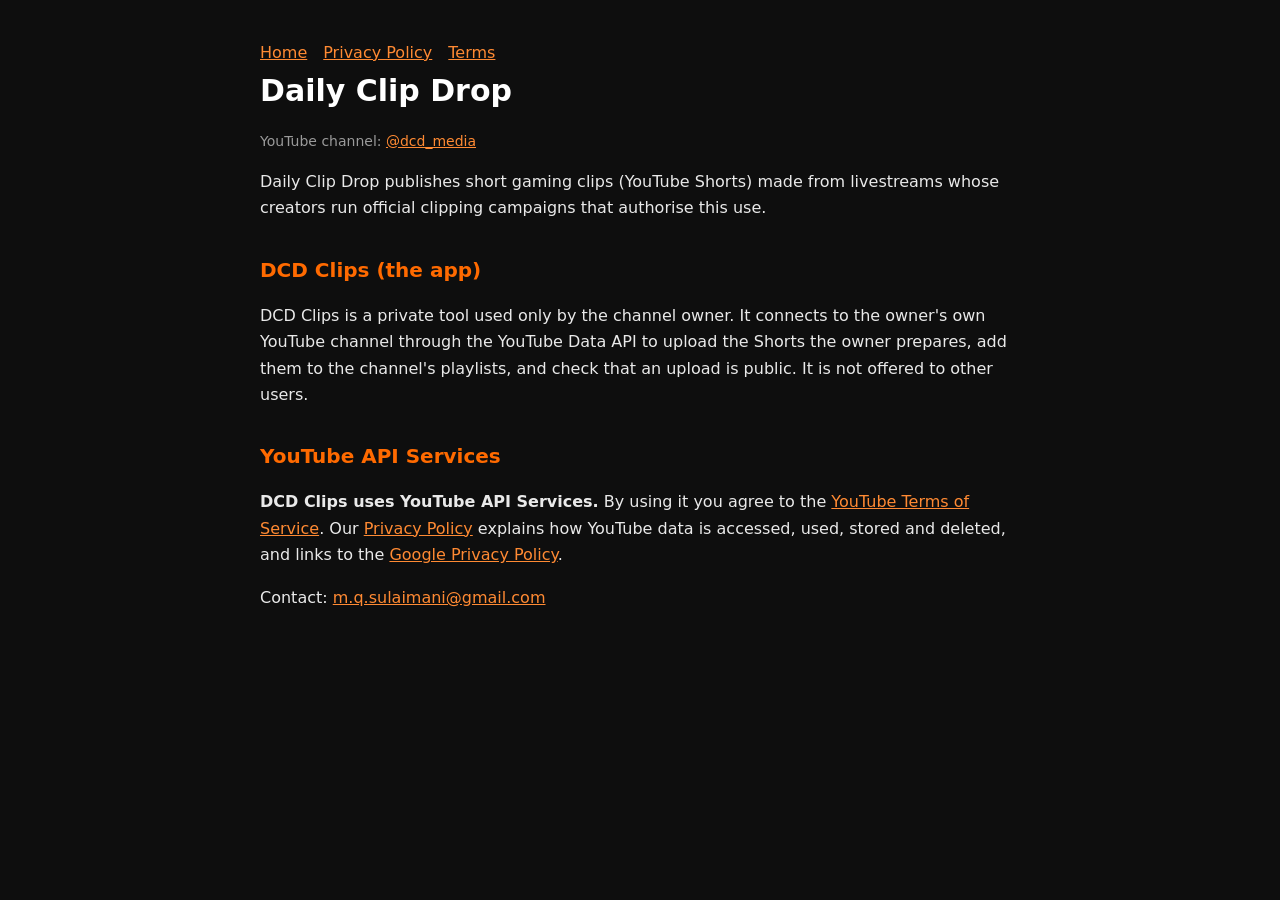
<file: index.html>
<!doctype html><html lang="en"><head><meta charset="utf-8"><meta name="viewport" content="width=device-width,initial-scale=1">
<title>Daily Clip Drop</title><link rel="stylesheet" href="style.css"></head><body><main>
<nav><a href="index.html">Home</a><a href="privacy.html">Privacy Policy</a><a href="terms.html">Terms</a></nav>
<h1>Daily Clip Drop</h1>
<p class="muted">YouTube channel: <a href="https://www.youtube.com/@dcd_media">@dcd_media</a></p>
<p>Daily Clip Drop publishes short gaming clips (YouTube Shorts) made from livestreams whose creators run official
clipping campaigns that authorise this use.</p>
<h2>DCD Clips (the app)</h2>
<p>DCD Clips is a private tool used only by the channel owner. It connects to the owner's own YouTube channel through
the YouTube Data API to upload the Shorts the owner prepares, add them to the channel's playlists, and check that an
upload is public. It is not offered to other users.</p>
<h2>YouTube API Services</h2>
<p><strong>DCD Clips uses YouTube API Services.</strong> By using it you agree to the <a href="https://www.youtube.com/t/terms">YouTube Terms of Service</a>. Our <a href="privacy.html">Privacy Policy</a> explains how YouTube data is accessed, used, stored and deleted, and links to the <a href="https://policies.google.com/privacy">Google Privacy Policy</a>.</p>
<p>Contact: <a href="mailto:m.q.sulaimani@gmail.com">m.q.sulaimani@gmail.com</a></p>
</main></body></html>
</file>
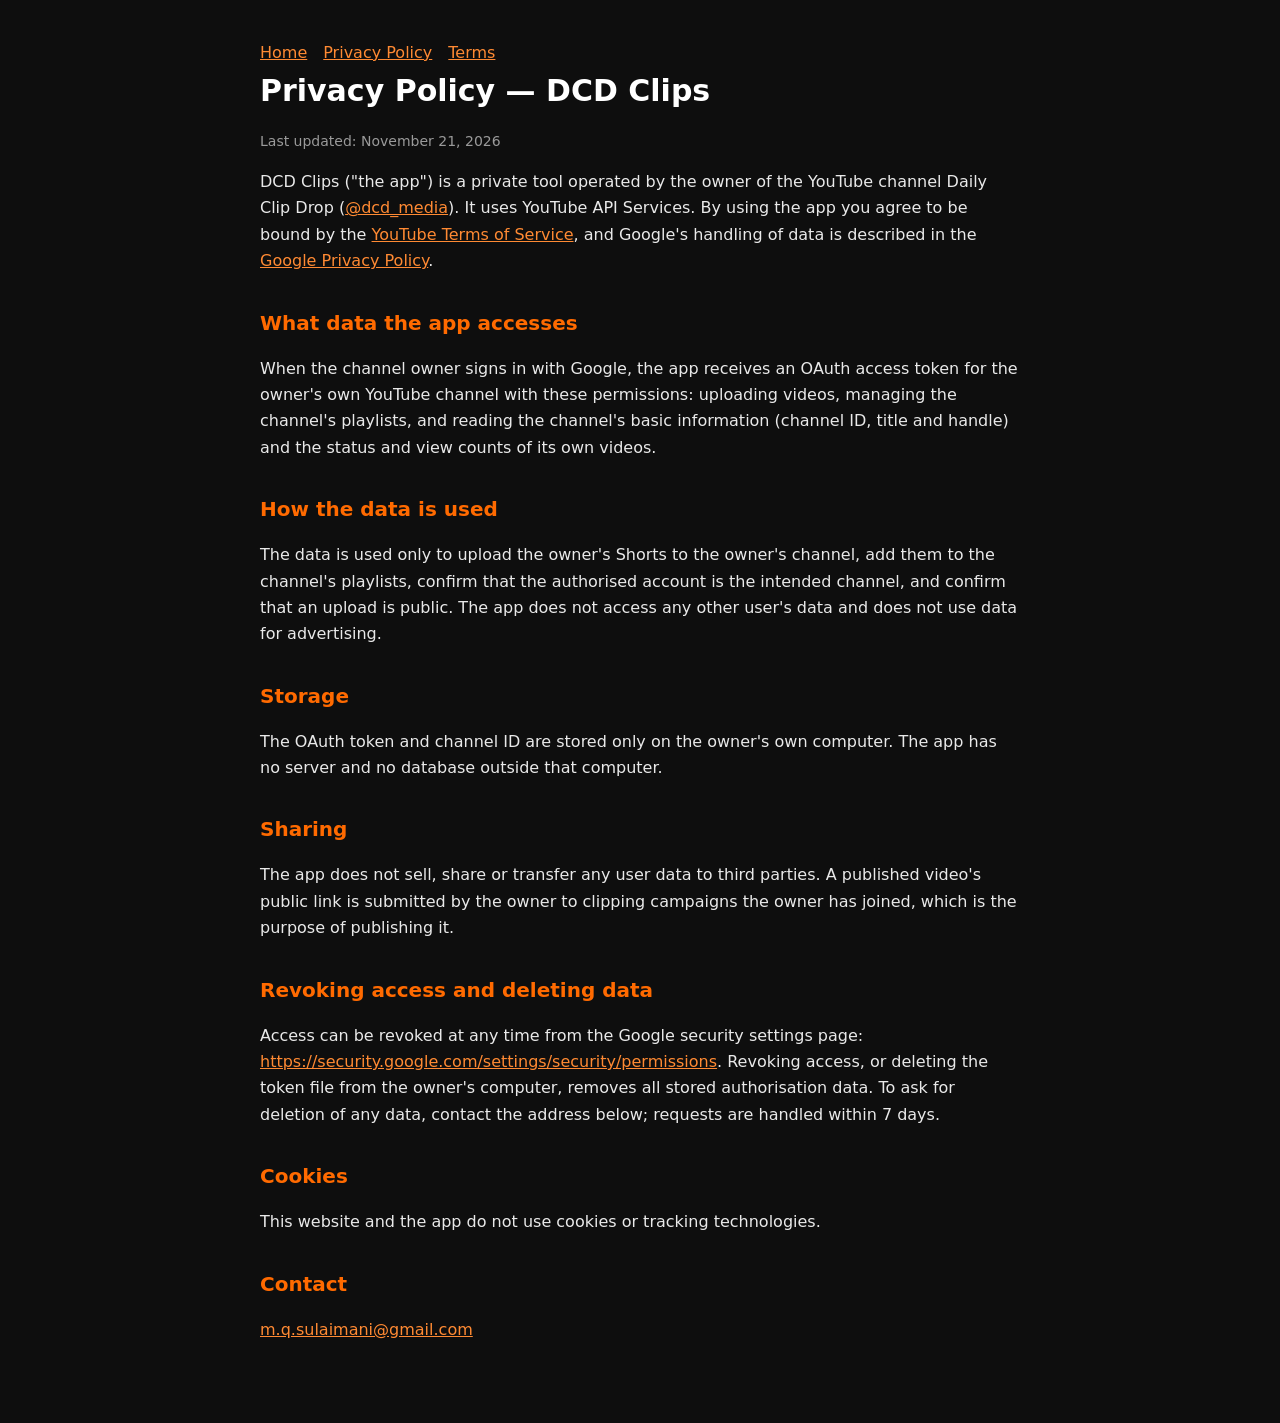
<file: privacy.html>
<!doctype html><html lang="en"><head><meta charset="utf-8"><meta name="viewport" content="width=device-width,initial-scale=1">
<title>Privacy Policy</title><link rel="stylesheet" href="style.css"></head><body><main>
<nav><a href="index.html">Home</a><a href="privacy.html">Privacy Policy</a><a href="terms.html">Terms</a></nav>
<h1>Privacy Policy — DCD Clips</h1>
<p class="muted">Last updated: November 21, 2026</p>

<p>DCD Clips ("the app") is a private tool operated by the owner of the YouTube channel Daily Clip Drop
(<a href="https://www.youtube.com/@dcd_media">@dcd_media</a>). It uses YouTube API Services. By using the app you agree
to be bound by the <a href="https://www.youtube.com/t/terms">YouTube Terms of Service</a>, and Google's handling of data
is described in the <a href="https://policies.google.com/privacy">Google Privacy Policy</a>.</p>

<h2>What data the app accesses</h2>
<p>When the channel owner signs in with Google, the app receives an OAuth access token for the owner's own YouTube
channel with these permissions: uploading videos, managing the channel's playlists, and reading the channel's basic
information (channel ID, title and handle) and the status and view counts of its own videos.</p>

<h2>How the data is used</h2>
<p>The data is used only to upload the owner's Shorts to the owner's channel, add them to the channel's playlists,
confirm that the authorised account is the intended channel, and confirm that an upload is public. The app does not
access any other user's data and does not use data for advertising.</p>

<h2>Storage</h2>
<p>The OAuth token and channel ID are stored only on the owner's own computer. The app has no server and no database
outside that computer.</p>

<h2>Sharing</h2>
<p>The app does not sell, share or transfer any user data to third parties. A published video's public link is
submitted by the owner to clipping campaigns the owner has joined, which is the purpose of publishing it.</p>

<h2>Revoking access and deleting data</h2>
<p>Access can be revoked at any time from the Google security settings page:
<a href="https://security.google.com/settings/security/permissions">https://security.google.com/settings/security/permissions</a>.
Revoking access, or deleting the token file from the owner's computer, removes all stored authorisation data.
To ask for deletion of any data, contact the address below; requests are handled within 7 days.</p>

<h2>Cookies</h2>
<p>This website and the app do not use cookies or tracking technologies.</p>

<h2>Contact</h2>
<p><a href="mailto:m.q.sulaimani@gmail.com">m.q.sulaimani@gmail.com</a></p>
</main></body></html>
</file>
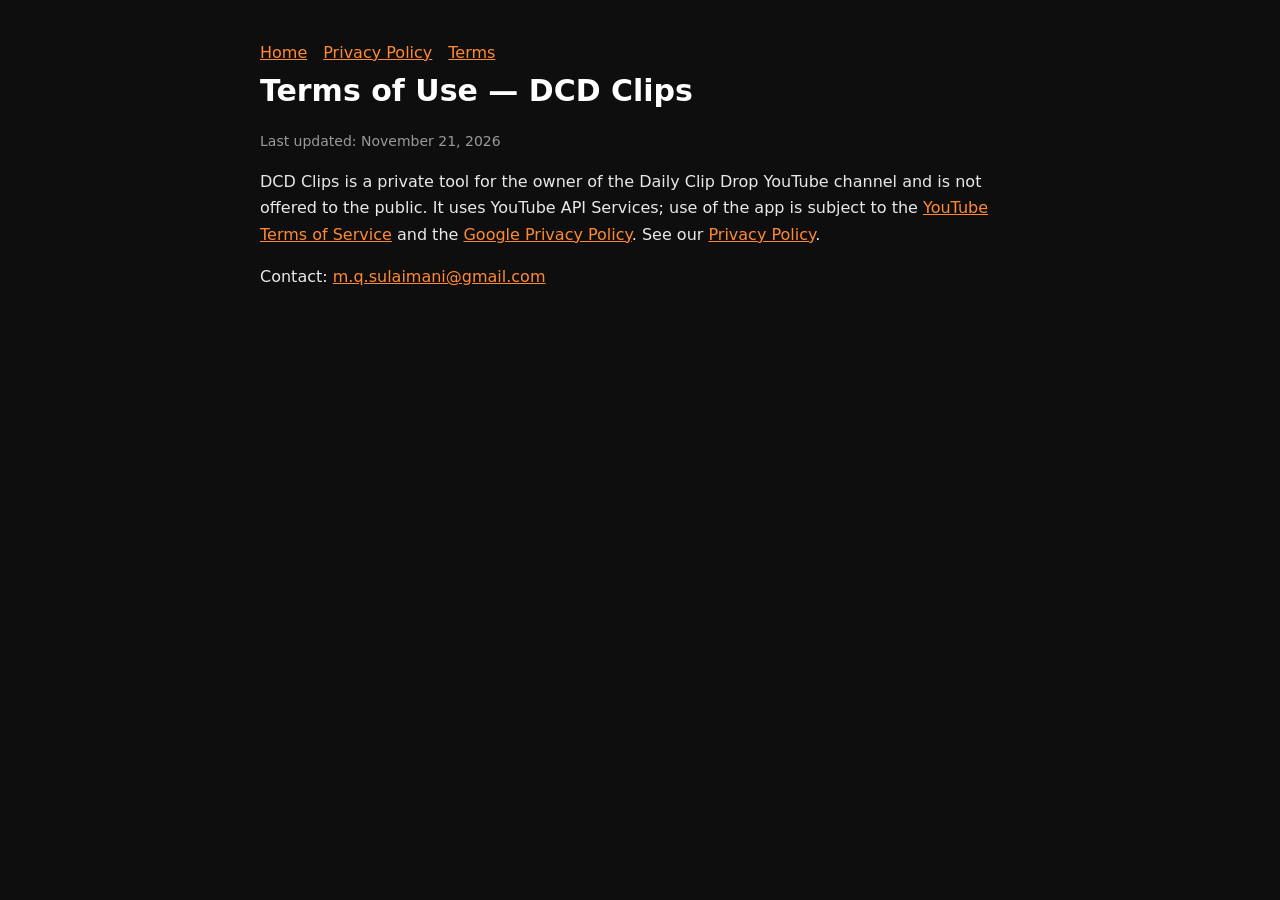
<file: terms.html>
<!doctype html><html lang="en"><head><meta charset="utf-8"><meta name="viewport" content="width=device-width,initial-scale=1">
<title>Terms of Use</title><link rel="stylesheet" href="style.css"></head><body><main>
<nav><a href="index.html">Home</a><a href="privacy.html">Privacy Policy</a><a href="terms.html">Terms</a></nav>
<h1>Terms of Use — DCD Clips</h1>
<p class="muted">Last updated: November 21, 2026</p>
<p>DCD Clips is a private tool for the owner of the Daily Clip Drop YouTube channel and is not offered to the public.
It uses YouTube API Services; use of the app is subject to the
<a href="https://www.youtube.com/t/terms">YouTube Terms of Service</a> and the
<a href="https://policies.google.com/privacy">Google Privacy Policy</a>. See our <a href="privacy.html">Privacy Policy</a>.</p>
<p>Contact: <a href="mailto:m.q.sulaimani@gmail.com">m.q.sulaimani@gmail.com</a></p>
</main></body></html>
</file>
<file: style.css>
body{margin:0;background:#0E0E0E;color:#e9e9e9;font:16px/1.65 system-ui,-apple-system,"Segoe UI",Roboto,sans-serif}
main{max-width:760px;margin:0 auto;padding:40px 16px 64px}
h1{color:#fff;font-size:30px;margin:0 0 4px}h2{color:#FF6A00;font-size:20px;margin:32px 0 8px}
a{color:#FF8A33}.muted{color:#9a9a9a;font-size:14px}nav a{margin-right:16px}
</file>
